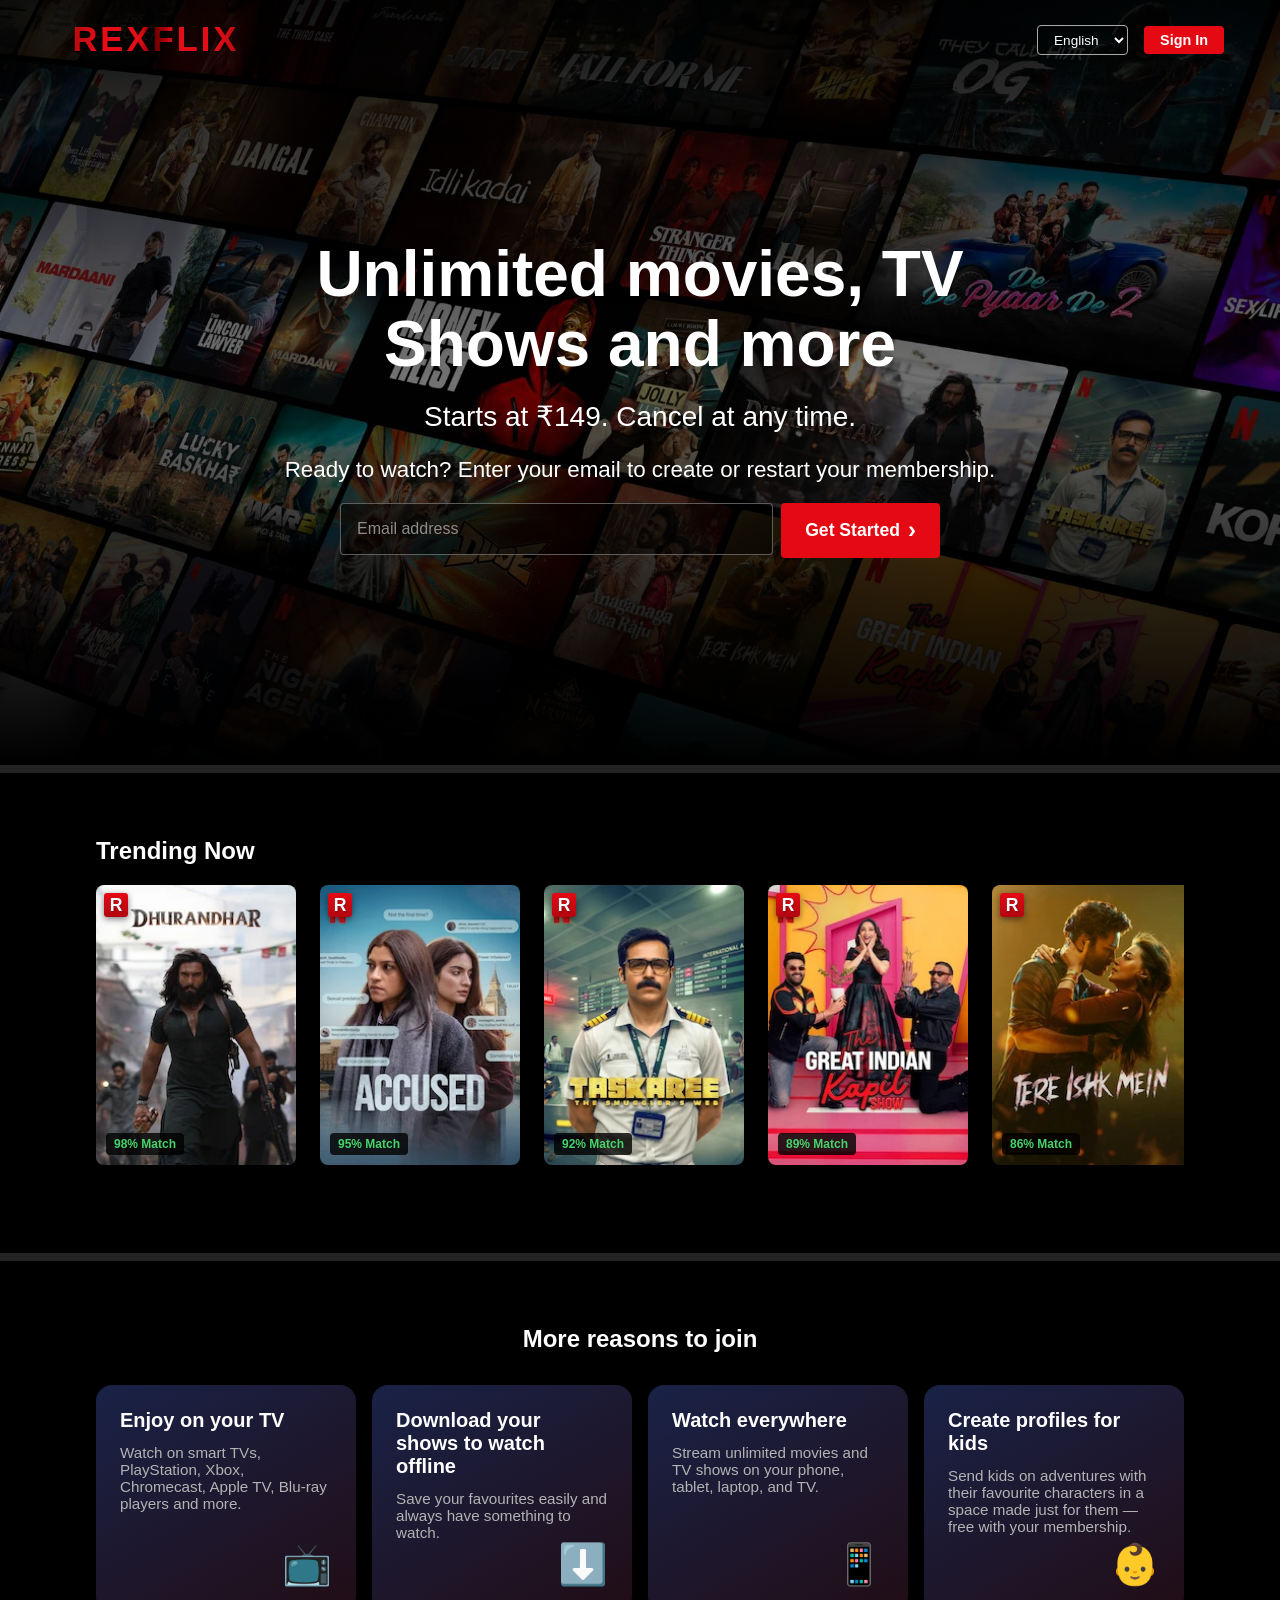
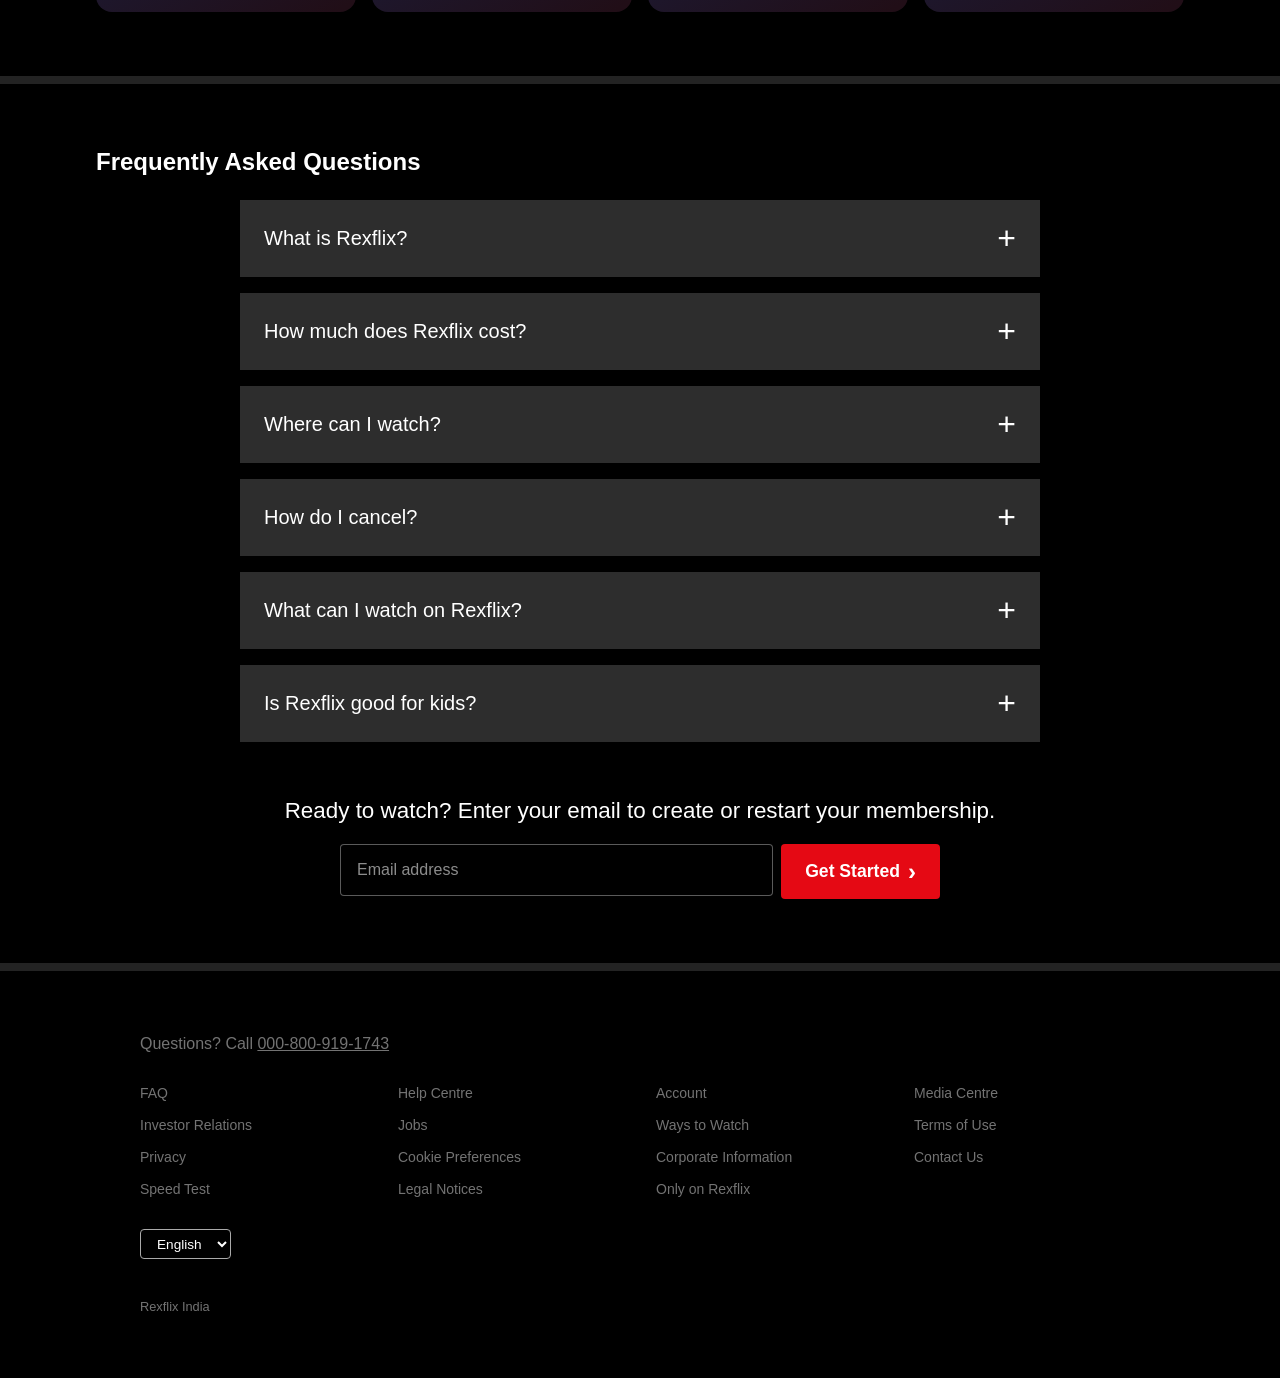
<file: pages/index.html>
<!DOCTYPE html>
<html lang="en">
<head>
  <meta charset="UTF-8" />
  <meta name="viewport" content="width=device-width, initial-scale=1.0" />
  <title>Rexflix – Watch TV Shows Online, Watch Movies Online</title>
  <link rel="stylesheet" href="../css/home.css" />
</head>
<body>
  <div class="rx-page">
    <header class="rx-header">
      <div class="rx-header-inner">
        <a href="index.html" class="rx-logo"><img src="../assets/logos/rexflix-logo-5.svg" alt="Rexflix" height="40"></a>
        <div class="rx-header-right">
          <select class="rx-lang-select">
            <option>English</option>
            <option>தமிழ்</option>
          </select>
          <a href="javascript:void(0);" onclick="window.location.href='login.html'" class="rx-signin-btn">Sign In</a>
        </div>
      </div>
    </header>

    <main>
      <!-- Hero section -->
      <section class="rx-hero">
        <div class="rx-hero-overlay"></div>
        <div class="rx-hero-content">
          <h1 class="rx-hero-title">Unlimited movies, TV Shows and more</h1>
          <p class="rx-hero-subtitle">Starts at ₹149. Cancel at any time.</p>
          <p class="rx-hero-text">
            Ready to watch? Enter your email to create or restart your membership.
          </p>

          <form class="rx-email-form" onsubmit="return handleHeroEmail(event)">
            <div class="rx-email-field">
              <input
                type="email"
                id="heroEmail"
                name="heroEmail"
                placeholder="Email address"
                required
              />
            </div>
            <button type="submit" class="rx-email-button">
              Get Started
              <span class="rx-arrow">›</span>
            </button>
          </form>
        </div>
      </section>

      <!-- Trending Now - Top 10 style -->
      <section class="rx-section rx-section-dark">
        <div class="rx-section-inner">
          <h2 class="rx-section-title">Trending Now</h2>
          <div class="rx-trending-row">
            <div class="rx-trending-item">
              <div class="rx-trending-card">
                <img src="../assets/posters/1.webp" alt="Trending 1">
                <div class="rx-card-overlay">
                  <div class="rx-play-btn">▶</div>
                </div>
                <span class="rx-card-logo">R</span>
                <span class="rx-card-match">98% Match</span>
              </div>
            </div>
            <div class="rx-trending-item">
              <div class="rx-trending-card">
                <img src="../assets/posters/2.webp" alt="Trending 2">
                <div class="rx-card-overlay">
                  <div class="rx-play-btn">▶</div>
                </div>
                <span class="rx-card-logo">R</span>
                <span class="rx-card-match">95% Match</span>
              </div>
            </div>
            <div class="rx-trending-item">
              <div class="rx-trending-card">
                <img src="../assets/posters/3.webp" alt="Trending 3">
                <div class="rx-card-overlay">
                  <div class="rx-play-btn">▶</div>
                </div>
                <span class="rx-card-logo">R</span>
                <span class="rx-card-match">92% Match</span>
              </div>
            </div>
            <div class="rx-trending-item">
              <div class="rx-trending-card">
                <img src="../assets/posters/4.webp" alt="Trending 4">
                <div class="rx-card-overlay">
                  <div class="rx-play-btn">▶</div>
                </div>
                <span class="rx-card-logo">R</span>
                <span class="rx-card-match">89% Match</span>
              </div>
            </div>
            <div class="rx-trending-item">
              <div class="rx-trending-card">
                <img src="../assets/posters/5.webp" alt="Trending 5">
                <div class="rx-card-overlay">
                  <div class="rx-play-btn">▶</div>
                </div>
                <span class="rx-card-logo">R</span>
                <span class="rx-card-match">86% Match</span>
              </div>
            </div>
          </div>
        </div>
      </section>

      <!-- More reasons to join -->
      <section class="rx-section rx-section-dark">
        <div class="rx-section-inner">
          <h2 class="rx-section-title rx-reasons-title">More reasons to join</h2>
          <div class="rx-reasons-grid">
            <article class="rx-reason-card">
              <h3>Enjoy on your TV</h3>
              <p>Watch on smart TVs, PlayStation, Xbox, Chromecast, Apple TV, Blu‑ray players and more.</p>
              <div class="rx-reason-icon">📺</div>
            </article>
            <article class="rx-reason-card">
              <h3>Download your shows to watch offline</h3>
              <p>Save your favourites easily and always have something to watch.</p>
              <div class="rx-reason-icon">⬇️</div>
            </article>
            <article class="rx-reason-card">
              <h3>Watch everywhere</h3>
              <p>Stream unlimited movies and TV shows on your phone, tablet, laptop, and TV.</p>
              <div class="rx-reason-icon">📱</div>
            </article>
            <article class="rx-reason-card">
              <h3>Create profiles for kids</h3>
              <p>Send kids on adventures with their favourite characters in a space made just for them — free with your membership.</p>
              <div class="rx-reason-icon">👶</div>
            </article>
          </div>
        </div>
      </section>

      <!-- FAQ -->
      <section class="rx-section rx-faq-section">
        <div class="rx-section-inner">
          <h2 class="rx-section-title">Frequently Asked Questions</h2>

          <div class="rx-faq-list">
            <button class="rx-faq-item" type="button" onclick="toggleFaq(this)">
              <span>What is Rexflix?</span>
              <span class="rx-faq-icon">+</span>
            </button>
            <div class="rx-faq-body">
              <p>
                Rexflix is a streaming service that offers a wide variety of award-winning TV shows, movies, anime, documentaries and more – on thousands of internet-connected devices.
              </p>
              <p>
                You can watch as much as you want, whenever you want, without a single ad – all for one low monthly price. There's always something new to discover, and new TV shows and movies are added every week!
              </p>
            </div>

            <button class="rx-faq-item" type="button" onclick="toggleFaq(this)">
              <span>How much does Rexflix cost?</span>
              <span class="rx-faq-icon">+</span>
            </button>
            <div class="rx-faq-body">
              <p>
                Watch Rexflix on your smartphone, tablet, Smart TV, laptop, or streaming device, all for one fixed monthly fee. Plans range from ₹149 to ₹649 a month. No extra costs, no contracts.
              </p>
            </div>

            <button class="rx-faq-item" type="button" onclick="toggleFaq(this)">
              <span>Where can I watch?</span>
              <span class="rx-faq-icon">+</span>
            </button>
            <div class="rx-faq-body">
              <p>
                Watch anywhere, anytime. Sign in with your Rexflix account to watch instantly on the web at rexflix.com from your personal computer or on any internet-connected device that offers the Rexflix app, including smart TVs, smartphones, tablets, streaming media players and game consoles.
              </p>
              <p>
                You can also download your favourite shows with the iOS or Android app. Use downloads to watch while you're on the go and without an internet connection. Take Rexflix with you anywhere.
              </p>
            </div>

            <button class="rx-faq-item" type="button" onclick="toggleFaq(this)">
              <span>How do I cancel?</span>
              <span class="rx-faq-icon">+</span>
            </button>
            <div class="rx-faq-body">
              <p>
                Rexflix is flexible. There are no annoying contracts and no commitments. You can easily cancel your account online in two clicks. There are no cancellation fees – start or stop your account anytime.
              </p>
            </div>

            <button class="rx-faq-item" type="button" onclick="toggleFaq(this)">
              <span>What can I watch on Rexflix?</span>
              <span class="rx-faq-icon">+</span>
            </button>
            <div class="rx-faq-body">
              <p>
                Rexflix has an extensive library of feature films, documentaries, TV shows, anime, award-winning Rexflix originals, and more. Watch as much as you want, anytime you want.
              </p>
            </div>

            <button class="rx-faq-item" type="button" onclick="toggleFaq(this)">
              <span>Is Rexflix good for kids?</span>
              <span class="rx-faq-icon">+</span>
            </button>
            <div class="rx-faq-body">
              <p>
                The Rexflix Kids experience is included in your membership to give parents control while kids enjoy family-friendly TV shows and films in their own space.
              </p>
              <p>
                Kids profiles come with PIN-protected parental controls that let you restrict the maturity rating of content kids can watch and block specific titles you don't want kids to see.
              </p>
            </div>
          </div>

          <p class="rx-hero-text rx-faq-cta">
            Ready to watch? Enter your email to create or restart your membership.
          </p>

          <form class="rx-email-form rx-email-form-bottom" onsubmit="return handleHeroEmail(event)">
            <div class="rx-email-field">
              <input
                type="email"
                name="heroEmailBottom"
                placeholder="Email address"
                required
              />
            </div>
            <button type="submit" class="rx-email-button">
              Get Started
              <span class="rx-arrow">›</span>
            </button>
          </form>
        </div>
      </section>
    </main>

    <!-- Footer -->
    <footer class="rx-footer">
      <div class="rx-footer-inner">
        <p class="rx-footer-contact">Questions? Call <a href="tel:000-800-919-1743">000-800-919-1743</a></p>
        <div class="rx-footer-links">
          <a href="#">FAQ</a>
          <a href="#">Help Centre</a>
          <a href="#">Account</a>
          <a href="#">Media Centre</a>
          <a href="#">Investor Relations</a>
          <a href="#">Jobs</a>
          <a href="#">Ways to Watch</a>
          <a href="#">Terms of Use</a>
          <a href="#">Privacy</a>
          <a href="#">Cookie Preferences</a>
          <a href="#">Corporate Information</a>
          <a href="#">Contact Us</a>
          <a href="#">Speed Test</a>
          <a href="#">Legal Notices</a>
          <a href="#">Only on Rexflix</a>
        </div>
        <select class="rx-lang-select rx-footer-lang">
          <option>English</option>
          <option>हिंदी</option>
        </select>
        <p class="rx-footer-text">Rexflix India</p>
      </div>
    </footer>
  </div>

  <script src="../js/home.js"></script>
</body>
</html>
</file>
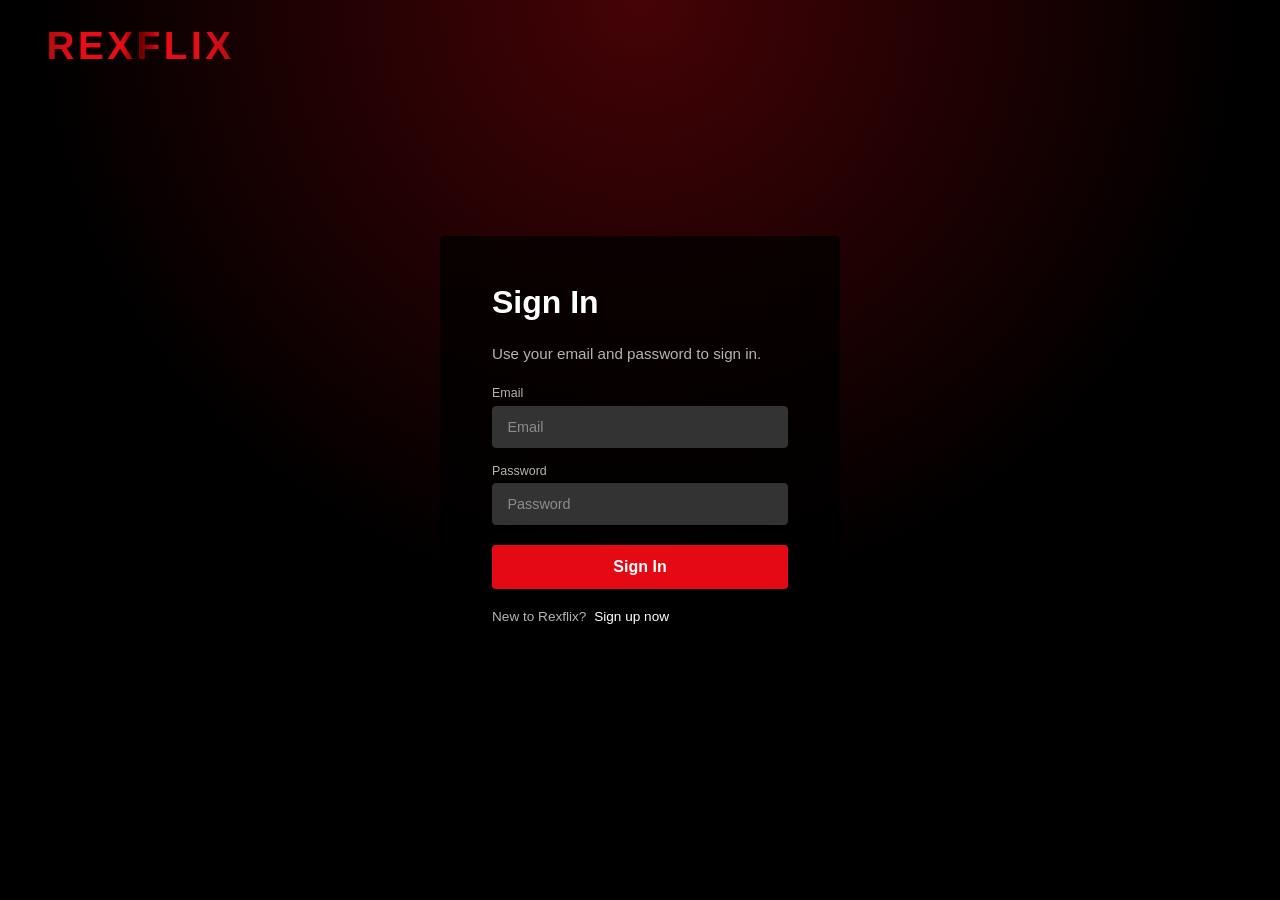
<file: pages/login.html>
<!DOCTYPE html>
<html lang="en">
<head>
  <meta charset="UTF-8" />
  <meta name="viewport" content="width=device-width, initial-scale=1.0" />
  <title>Rexflix - Sign In</title>
  <link rel="stylesheet" href="../css/style.css" />
</head>
<body>
  <div class="rexflix-page">
    <header class="rexflix-header">
      <a href="index.html" class="rexflix-logo"><img src="../assets/logos/rexflix-logo-5.svg" alt="Rexflix" height="45"></a>
    </header>

    <main class="card">
      <h1 class="title" id="form-title">Sign In</h1>
      <p class="subtitle" id="form-subtitle">
        Use your email and password to sign in.
      </p>

      <!-- Login form -->
      <form id="login-form" onsubmit="handleLogin(event)">
        <div class="field">
          <label for="loginEmail">Email</label>
          <input
            type="email"
            id="loginEmail"
            name="loginEmail"
            placeholder="Email"
            required
          />
        </div>

        <div class="field">
          <label for="loginPassword">Password</label>
          <input
            type="password"
            id="loginPassword"
            name="loginPassword"
            placeholder="Password"
            required
          />
        </div>

        <div class="actions">
          <button type="submit">Sign In</button>
        </div>
      </form>

      <!-- Signup form -->
      <form id="signup-form" onsubmit="handleSignup(event)" style="display: none;">
        <div class="field">
          <label for="signupEmail">Email</label>
          <input
            type="email"
            id="signupEmail"
            name="signupEmail"
            placeholder="Email"
            required
          />
        </div>

        <div class="field">
          <label for="signupPassword">Password</label>
          <input
            type="password"
            id="signupPassword"
            name="signupPassword"
            placeholder="Password"
            required
          />
        </div>

        <div class="actions actions-signup">
          <button type="submit">Sign Up</button>
        </div>
      </form>

      <p class="hint" id="message"></p>

      <p class="hint">
        <span id="toggle-text">New to Rexflix?</span>
        <button type="button" class="link-button" onclick="toggleAuthMode()">
          <span id="toggle-button-text">Sign up now</span>
        </button>
      </p>
    </main>
  </div>

  <script src="../js/script.js"></script>
</body>
</html>
</file>
<file: css/home.css>
* {
  box-sizing: border-box;
  margin: 0;
  padding: 0;
  font-family: "Helvetica Neue", Helvetica, Arial, sans-serif;
}

body {
  background-color: #000;
  color: #fff;
  -webkit-font-smoothing: antialiased;
}

.rx-page {
  min-height: 100vh;
  background-color: #000;
  color: #fff;
}

.rx-header {
  position: absolute;
  top: 0;
  left: 0;
  right: 0;
  z-index: 20;
  padding: 1.25rem 3.5rem;
}

.rx-header-inner {
  display: flex;
  justify-content: space-between;
  align-items: center;
}

.rx-logo {
  display: flex;
  align-items: center;
  text-decoration: none;
}
.rx-logo img {
  height: 40px;
  width: auto;
}

.rx-header-right {
  display: flex;
  align-items: center;
  gap: 1rem;
}

.rx-lang-select {
  padding: 0.35rem 0.75rem;
  border-radius: 4px;
  border: 1px solid #aaa;
  background-color: transparent;
  color: #fff;
  font-size: 0.85rem;
  cursor: pointer;
}

.rx-lang-select option {
  background-color: #000;
  color: #fff;
}

.rx-signin-btn {
  padding: 0.4rem 1rem;
  border-radius: 4px;
  border: none;
  background-color: #e50914;
  color: #fff;
  font-size: 0.9rem;
  font-weight: 600;
  text-decoration: none;
}

.rx-signin-btn:hover {
  background-color: #f6121d;
}

/* Hero Section */
.rx-hero {
  position: relative;
  min-height: 85vh;
  display: flex;
  align-items: center;
  justify-content: center;
  padding: 6rem 1.5rem 4rem;
  text-align: center;
  overflow: hidden;
  background: transparent;
}

.rx-hero::before {
  content: "";
  position: absolute;
  inset: 0;
  background-image:
    url("../assets/backgrounds/Background_landing.jpg");
  background-size: cover;
  background-position: center top;
  z-index: 0;
}

.rx-hero::after {
  content: "";
  position: absolute;
  inset: 0;
  background: linear-gradient(
    to top,
    rgba(0, 0, 0, 1) 0%,
    rgba(0, 0, 0, 0.7) 30%,
    rgba(0, 0, 0, 0.4) 50%,
    rgba(0, 0, 0, 0.7) 80%,
    rgba(0, 0, 0, 0.9) 100%
  );
  z-index: 1;
}

.rx-hero-overlay {
  display: none;
}

.rx-hero-content {
  max-width: 800px;
  position: relative;
  z-index: 2;
}

.rx-hero-title {
  font-size: clamp(2.5rem, 5vw + 1rem, 4rem);
  font-weight: 900;
  margin-bottom: 1.25rem;
  line-height: 1.1;
}

.rx-hero-subtitle {
  font-size: 1.75rem;
  font-weight: 500;
  margin-bottom: 1.5rem;
}

.rx-hero-text {
  font-size: 1.4rem;
  margin-bottom: 1.25rem;
  font-weight: 500;
}

.rx-email-form {
  display: flex;
  flex-wrap: wrap;
  justify-content: center;
  gap: 0.5rem;
  max-width: 600px;
  margin: 0 auto;
}

.rx-email-field {
  flex: 1 1 300px;
  min-width: 250px;
}

.rx-email-field input {
  width: 100%;
  padding: 1rem 1rem;
  border-radius: 4px;
  border: 1px solid rgba(128, 128, 128, 0.7);
  background-color: rgba(0, 0, 0, 0.5);
  color: #fff;
  font-size: 1rem;
}

.rx-email-field input::placeholder {
  color: #8c8c8c;
}

.rx-email-field input:focus {
  outline: none;
  border-color: #fff;
  background-color: rgba(0, 0, 0, 0.7);
}

.rx-email-button {
  display: inline-flex;
  align-items: center;
  gap: 0.5rem;
  padding: 0.85rem 1.5rem;
  border-radius: 4px;
  border: none;
  background-color: #e50914;
  color: #fff;
  font-size: 1.1rem;
  font-weight: 600;
  cursor: pointer;
  white-space: nowrap;
}

.rx-email-button:hover {
  background-color: #f6121d;
}

.rx-arrow {
  font-size: 1.5rem;
}

/* Sections */
.rx-section {
  border-top: 8px solid #232323;
  background-color: #000;
}

.rx-section-dark {
  color: #fff;
}

.rx-section-inner {
  max-width: 1200px;
  margin: 0 auto;
  padding: 4rem 3.5rem;
}

.rx-section-title {
  font-size: 1.5rem;
  font-weight: 700;
  margin-bottom: 1.25rem;
}

/* Trending Now - Creative Card Design */
.rx-trending-row {
  display: flex;
  gap: 1.5rem;
  overflow-x: auto;
  padding: 0 0 1.5rem;
  scroll-behavior: smooth;
  -ms-overflow-style: none;
  scrollbar-width: none;
}

.rx-trending-row::-webkit-scrollbar {
  display: none;
}

.rx-trending-item {
  flex: 0 0 auto;
  position: relative;
}

.rx-trending-card {
  width: 200px;
  height: 280px;
  border-radius: 8px;
  position: relative;
  overflow: hidden;
  background: #181818;
  transition: transform 0.3s ease, box-shadow 0.3s ease;
  cursor: pointer;
}

.rx-trending-card img {
  width: 100%;
  height: 100%;
  object-fit: cover;
  display: block;
  transition: transform 0.4s ease;
}

/* Play button overlay */
.rx-card-overlay {
  position: absolute;
  inset: 0;
  background: rgba(0, 0, 0, 0.6);
  display: flex;
  align-items: center;
  justify-content: center;
  opacity: 0;
  transition: opacity 0.3s ease;
  border-radius: 8px;
}

.rx-play-btn {
  width: 60px;
  height: 60px;
  background: rgba(255, 255, 255, 0.95);
  border-radius: 50%;
  display: flex;
  align-items: center;
  justify-content: center;
  font-size: 1.5rem;
  color: #000;
  transform: scale(0.8);
  transition: transform 0.3s ease;
  padding-left: 5px;
}

.rx-trending-card:hover .rx-card-overlay {
  opacity: 1;
}

.rx-trending-card:hover .rx-play-btn {
  transform: scale(1);
}

.rx-trending-card:hover img {
  transform: scale(1.1);
}

.rx-trending-card:hover {
  transform: translateY(-8px);
  box-shadow: 0 20px 40px rgba(0, 0, 0, 0.6);
}

/* Rexflix R logo on cards */
.rx-card-logo {
  position: absolute;
  top: 8px;
  left: 8px;
  width: 24px;
  height: 24px;
  background: linear-gradient(180deg, #e50914 0%, #b20710 100%);
  border-radius: 3px;
  font-family: 'Bebas Neue', Arial Black, sans-serif;
  font-size: 1.1rem;
  font-weight: 700;
  color: #fff;
  display: flex;
  align-items: center;
  justify-content: center;
  z-index: 3;
  box-shadow: 0 2px 6px rgba(0, 0, 0, 0.5);
  text-shadow: 1px 1px 2px rgba(0, 0, 0, 0.3);
}

/* Match percentage */
.rx-card-match {
  position: absolute;
  bottom: 10px;
  left: 10px;
  padding: 4px 8px;
  background: rgba(0, 0, 0, 0.8);
  border-radius: 4px;
  font-size: 0.75rem;
  font-weight: 600;
  color: #46d369;
  z-index: 3;
}

/* More Reasons Section */
.rx-reasons-title {
  text-align: center;
  font-size: 1.5rem;
  margin-bottom: 2rem;
}

.rx-reasons-grid {
  display: grid;
  grid-template-columns: repeat(4, 1fr);
  gap: 1rem;
}

.rx-reason-card {
  background: linear-gradient(149deg, #192247 0%, #210e17 96.86%);
  border-radius: 1rem;
  padding: 1.5rem;
  position: relative;
  min-height: 220px;
  display: flex;
  flex-direction: column;
}

.rx-reason-card h3 {
  font-size: 1.25rem;
  font-weight: 700;
  margin-bottom: 0.75rem;
}

.rx-reason-card p {
  font-size: 0.95rem;
  color: #b3b3b3;
  flex-grow: 1;
}

.rx-reason-icon {
  font-size: 2.5rem;
  margin-top: auto;
  text-align: right;
}

/* FAQ Section */
.rx-faq-section {
  border-top: 8px solid #232323;
  background-color: #000;
  color: #fff;
}

.rx-faq-list {
  max-width: 800px;
  margin: 1.5rem auto 0;
}

.rx-faq-item {
  width: 100%;
  text-align: left;
  background-color: #2d2d2d;
  color: #fff;
  border: none;
  margin-bottom: 8px;
  padding: 1.25rem 1.5rem;
  display: flex;
  justify-content: space-between;
  align-items: center;
  font-size: 1.25rem;
  cursor: pointer;
  transition: background-color 0.2s ease;
}

.rx-faq-item:hover {
  background-color: #3d3d3d;
}

.rx-faq-icon {
  font-size: 2rem;
  font-weight: 300;
}

.rx-faq-body {
  max-height: 0;
  overflow: hidden;
  background-color: #2d2d2d;
  padding: 0 1.5rem;
  transition: max-height 0.25s ease-out, padding 0.25s ease-out;
  margin-bottom: 8px;
}

.rx-faq-body.open {
  padding: 1.25rem 1.5rem;
}

.rx-faq-body p {
  font-size: 1.1rem;
  line-height: 1.5;
  margin-bottom: 1rem;
}

.rx-faq-body p:last-child {
  margin-bottom: 0;
}

.rx-faq-cta {
  margin-top: 3rem;
  text-align: center;
}

.rx-email-form-bottom {
  margin-top: 1.25rem;
}

/* Footer */
.rx-footer {
  border-top: 8px solid #232323;
  background-color: rgba(0, 0, 0, 0.75);
  color: #737373;
  padding: 4rem 3.5rem;
}

.rx-footer-inner {
  max-width: 1000px;
  margin: 0 auto;
}

.rx-footer-contact {
  font-size: 1rem;
  margin-bottom: 2rem;
}

.rx-footer-contact a {
  color: #737373;
  text-decoration: underline;
}

.rx-footer-contact a:hover {
  color: #b3b3b3;
}

.rx-footer-links {
  display: grid;
  grid-template-columns: repeat(4, 1fr);
  gap: 1rem 2rem;
  margin-bottom: 2rem;
}

.rx-footer-links a {
  color: #737373;
  text-decoration: none;
  font-size: 0.875rem;
}

.rx-footer-links a:hover {
  text-decoration: underline;
}

.rx-footer-lang {
  margin-bottom: 1.5rem;
}

.rx-footer-text {
  font-size: 0.8rem;
  margin-top: 1rem;
}

/* Responsive */
@media (max-width: 1024px) {
  .rx-reasons-grid {
    grid-template-columns: repeat(2, 1fr);
  }
}

@media (max-width: 768px) {
  .rx-header {
    padding: 1rem 1.25rem;
  }

  .rx-logo img {
    height: 30px;
  }

  .rx-hero {
    padding: 5rem 1.25rem 3rem;
    min-height: 70vh;
  }

  .rx-hero-title {
    font-size: 1.75rem;
  }

  .rx-hero-subtitle {
    font-size: 1.1rem;
  }

  .rx-hero-text {
    font-size: 1rem;
  }

  .rx-section-inner {
    padding: 2.5rem 1.25rem;
  }

  .rx-trending-card {
    width: 140px;
    height: 196px;
  }

  .rx-play-btn {
    width: 45px;
    height: 45px;
    font-size: 1.1rem;
  }

  .rx-card-logo {
    width: 20px;
    height: 20px;
    font-size: 0.9rem;
  }

  .rx-card-match {
    font-size: 0.65rem;
  }

  .rx-reasons-grid {
    grid-template-columns: 1fr;
  }

  .rx-reason-card {
    min-height: auto;
  }

  .rx-faq-item {
    font-size: 1rem;
    padding: 1rem 1.25rem;
  }

  .rx-faq-body p {
    font-size: 1rem;
  }

  .rx-footer {
    padding: 2.5rem 1.25rem;
  }

  .rx-footer-links {
    grid-template-columns: repeat(2, 1fr);
  }
}
</file>
<file: css/style.css>
* {
  box-sizing: border-box;
  margin: 0;
  padding: 0;
  font-family: "Helvetica Neue", Helvetica, Arial, sans-serif;
}

body {
  min-height: 100vh;
  background-color: #000;
  color: #fff;
  -webkit-font-smoothing: antialiased;
}

.rexflix-page {
  position: relative;
  min-height: 100vh;
  display: flex;
  flex-direction: column;
  align-items: center;
  justify-content: center;
  padding: 3rem 1.5rem;
}

.rexflix-page::before {
  content: "";
  position: fixed;
  inset: 0;
  background: radial-gradient(circle at top, rgba(229, 9, 20, 0.3), transparent 55%),
    radial-gradient(circle at center, rgba(0, 0, 0, 0.9), #000 60%);
  z-index: -1;
}

.rexflix-header {
  position: absolute;
  top: 1.5rem;
  left: 1.75rem;
}

.rexflix-logo {
  display: inline-block;
  text-decoration: none;
}
.rexflix-logo img {
  height: 45px;
  width: auto;
}

.card {
  background-color: rgba(0, 0, 0, 0.75);
  border-radius: 4px;
  padding: 3rem 3.25rem 2.5rem;
  width: 100%;
  max-width: 400px;
}

.title {
  font-size: 2rem;
  font-weight: 600;
  margin-bottom: 1.5rem;
  color: #ffffff;
}

.subtitle {
  font-size: 0.95rem;
  color: #b3b3b3;
  margin-bottom: 1.5rem;
}

.field {
  margin-bottom: 1rem;
}

label {
  display: block;
  font-size: 0.78rem;
  font-weight: 500;
  margin-bottom: 0.35rem;
  color: #b3b3b3;
}

input {
  width: 100%;
  padding: 0.75rem 0.9rem;
  border-radius: 4px;
  border: 1px solid #333;
  background-color: #333;
  color: #fff;
  font-size: 0.9rem;
  outline: none;
}

input::placeholder {
  color: #8c8c8c;
}

input:focus {
  border-color: #e50914;
  background-color: #454545;
}

.actions {
  margin-top: 1.25rem;
}

.actions button {
  width: 100%;
  padding: 0.8rem 0.75rem;
  border-radius: 4px;
  border: none;
  font-size: 1rem;
  font-weight: 600;
  cursor: pointer;
  background: #e50914;
  color: #ffffff;
}

.actions button:hover {
  filter: brightness(1.1);
}

.actions button:active {
  transform: scale(0.99);
}

.actions-signup button {
  padding: 0.9rem 0.9rem;
}

.hint {
  margin-top: 1.25rem;
  font-size: 0.85rem;
  color: #b3b3b3;
}

.link-button {
  background: none;
  border: none;
  color: #fff;
  cursor: pointer;
  padding: 0;
  margin-left: 0.25rem;
  font-size: 0.85rem;
  font-weight: 500;
}

.link-button:hover {
  text-decoration: underline;
}
</file>
